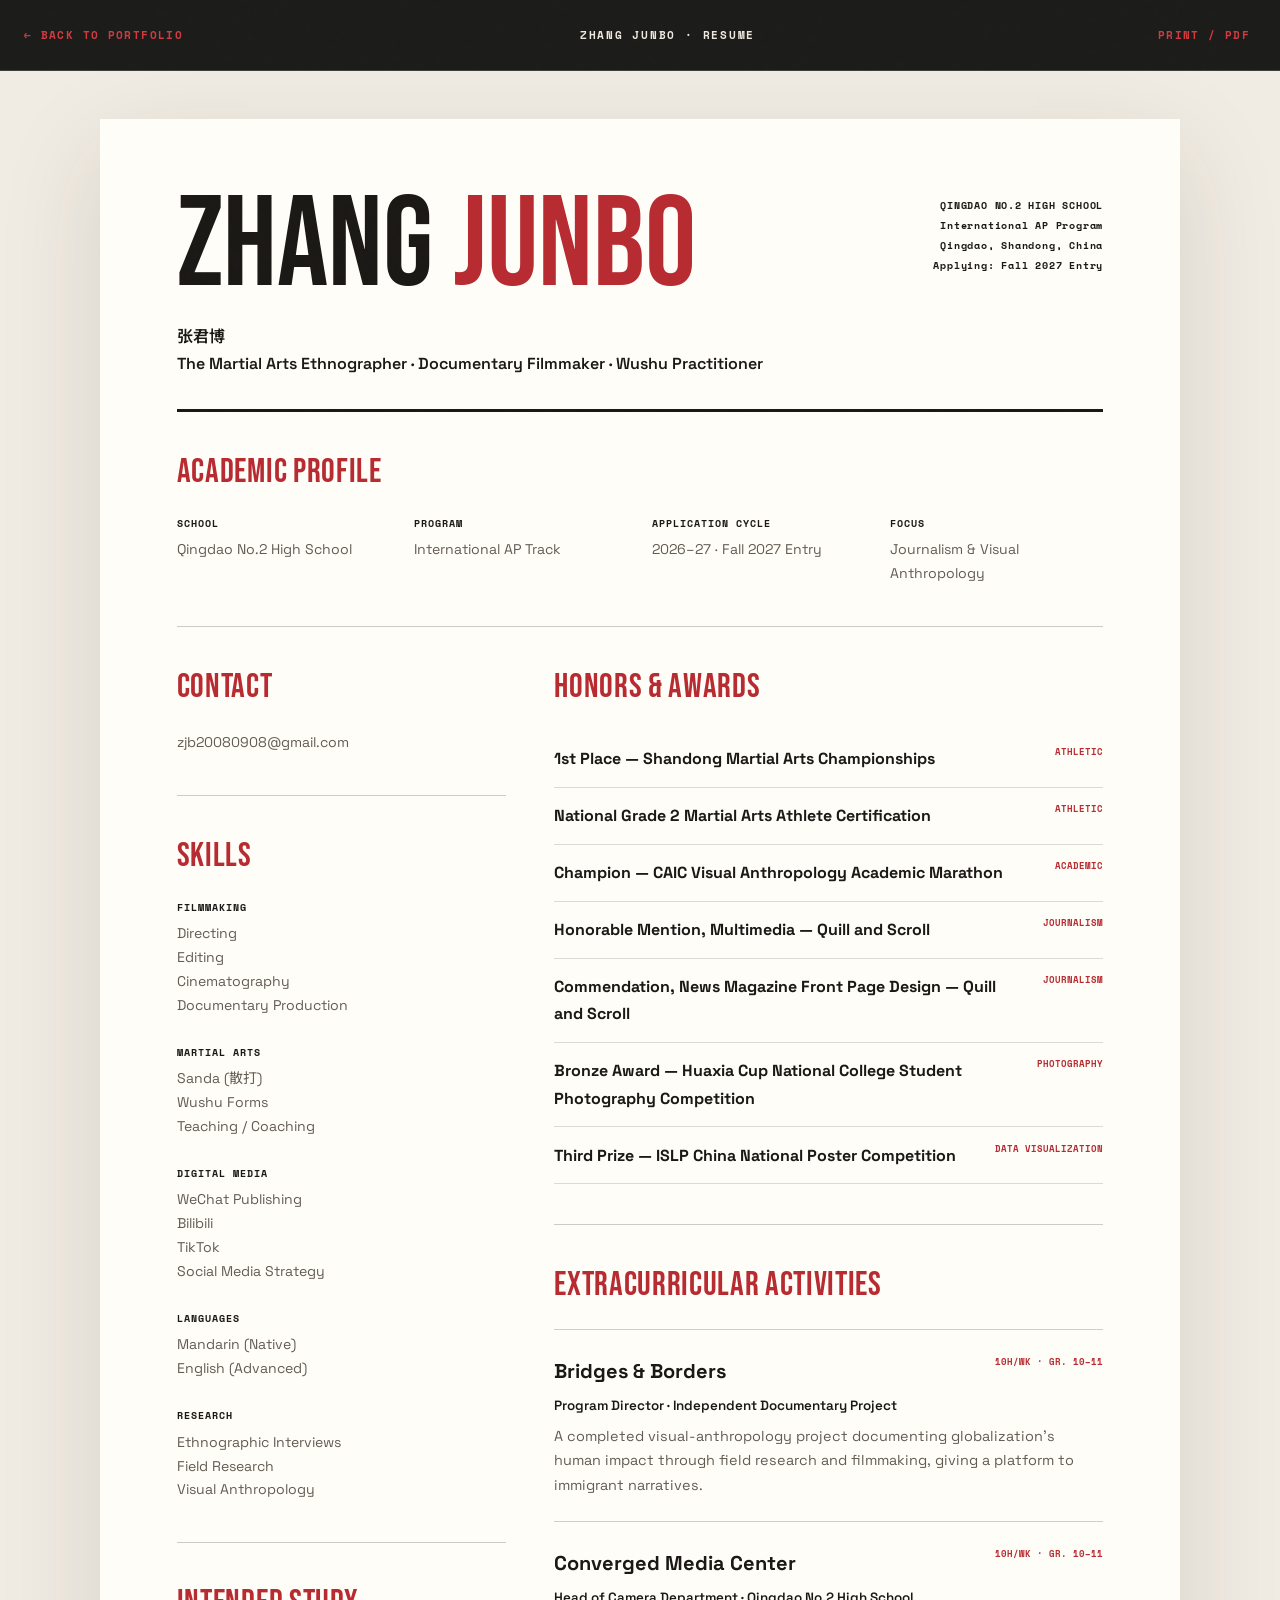
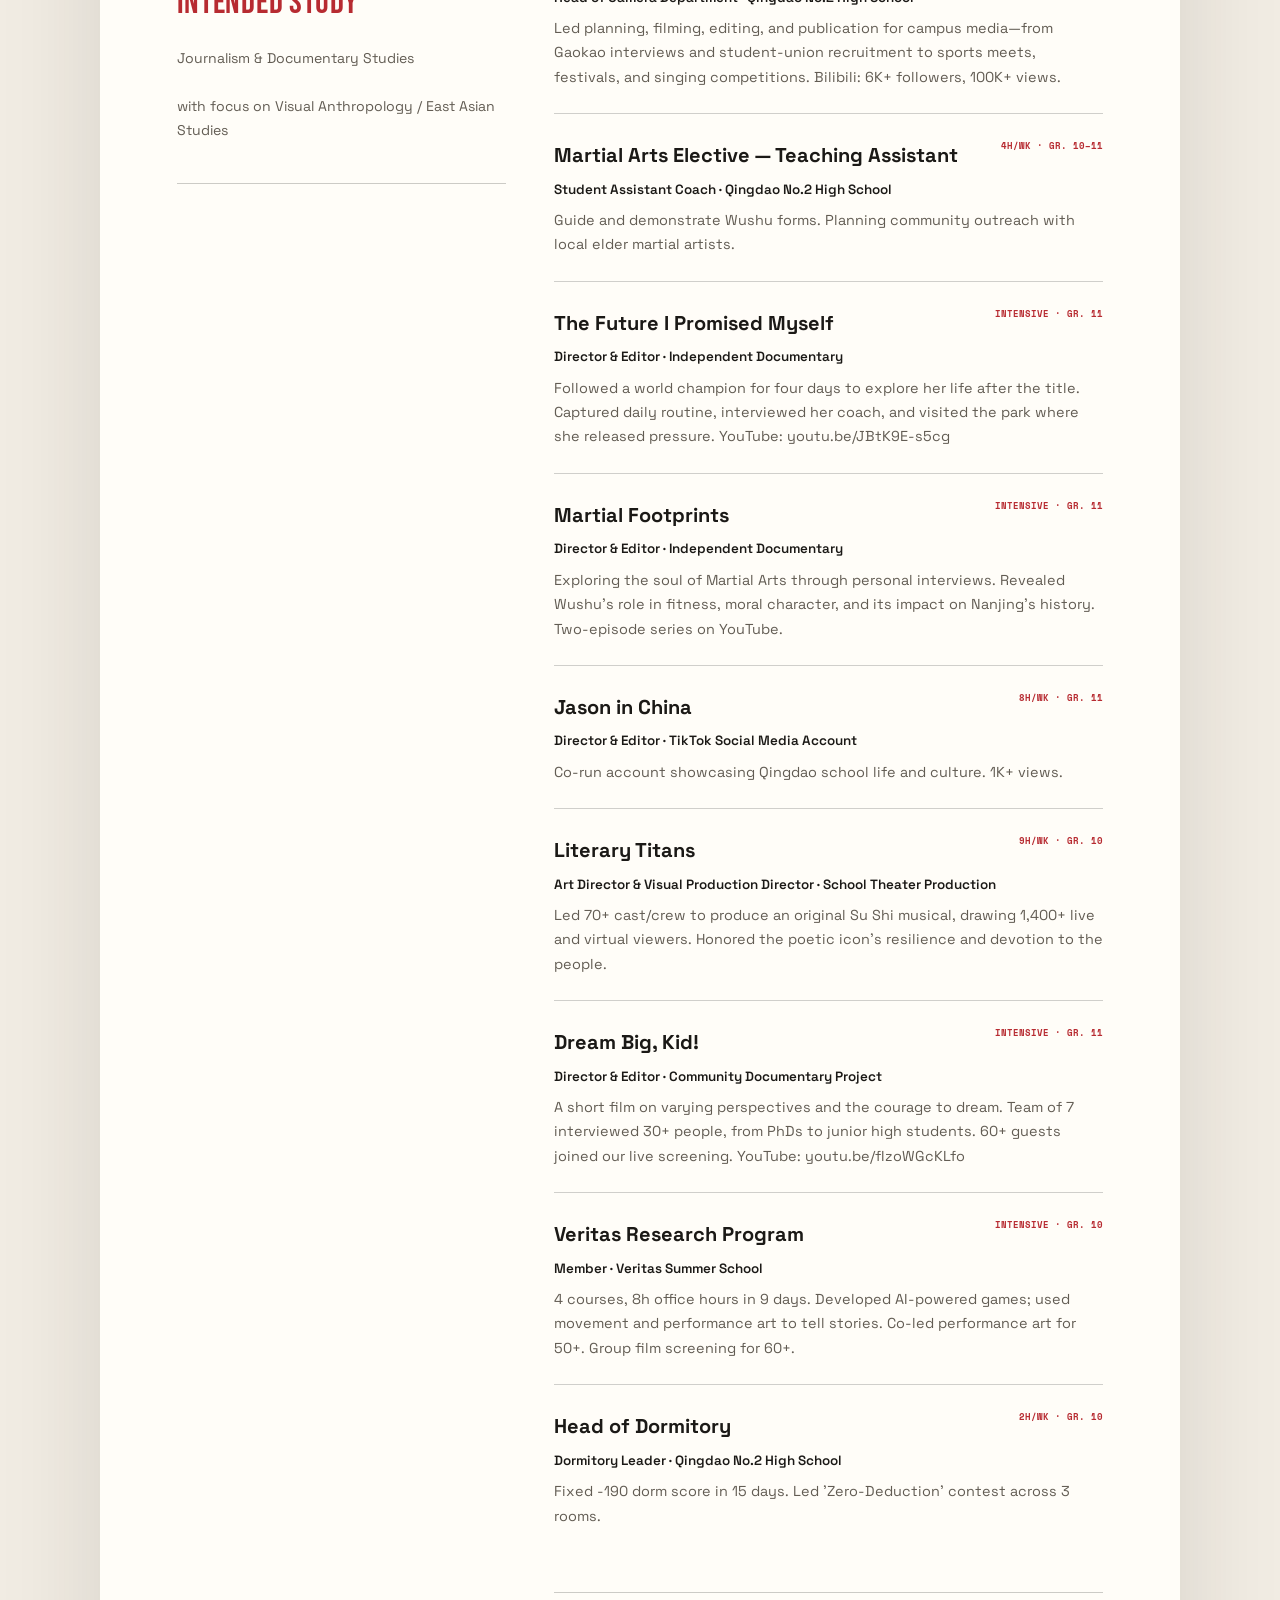
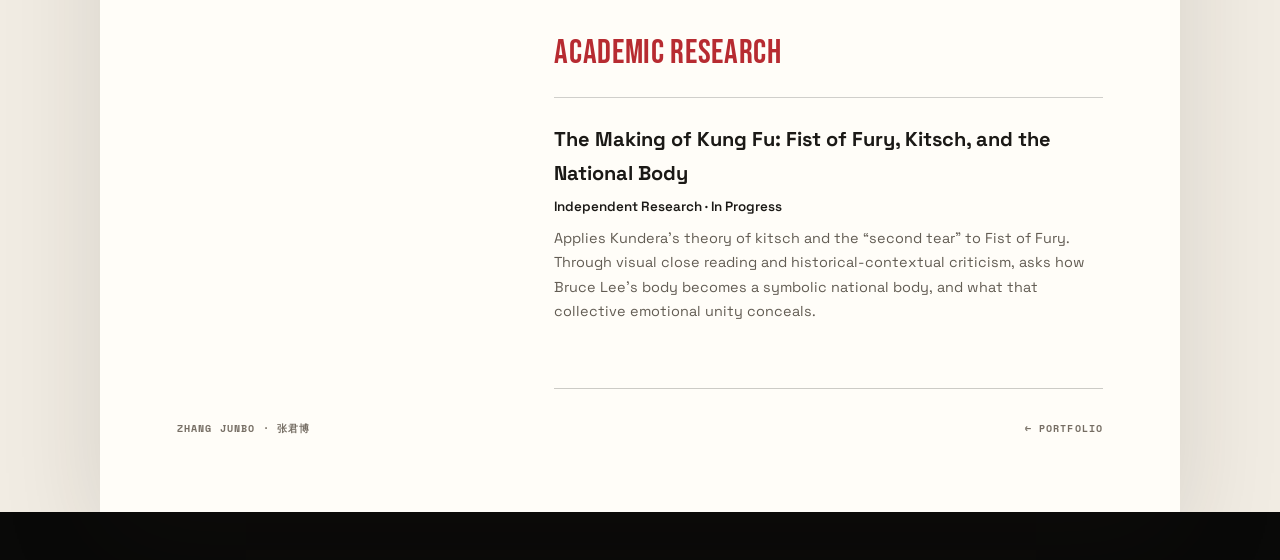
<file: resume/index.html>
<!doctype html>
<html lang="en">
<head>
  <meta charset="utf-8"><meta name="viewport" content="width=device-width,initial-scale=1">
  <title>Zhang Junbo · Resume</title>
  <meta name="description" content="Resume of Zhang Junbo — martial arts ethnographer, documentary filmmaker, and Wushu practitioner.">
  <link rel="icon" href="/assets/favicon.svg" type="image/svg+xml"><link rel="stylesheet" href="/assets/styles.css?v=3">
</head>
<body class="resume">
  <a class="skip" href="#resume">Skip to resume</a>
  <nav class="subnav"><div class="subnav-inner shell"><a class="back" href="/">← BACK TO PORTFOLIO</a><span class="label">ZHANG JUNBO · RESUME</span><button class="back" onclick="window.print()" style="border:0;background:transparent">PRINT / PDF</button></div></nav>
  <main class="resume-page" id="resume">
    <header class="resume-head">
      <div><h1>ZHANG <span>JUNBO</span></h1><div class="resume-title">张君博<br>The Martial Arts Ethnographer · Documentary Filmmaker · Wushu Practitioner</div></div>
      <div class="resume-meta">QINGDAO NO.2 HIGH SCHOOL<br>International AP Program<br>Qingdao, Shandong, China<br>Applying: Fall 2027 Entry</div>
    </header>

    <section class="resume-section"><h2>ACADEMIC PROFILE</h2><div class="resume-grid">
      <div class="resume-block"><h3>SCHOOL</h3><p>Qingdao No.2 High School</p></div>
      <div class="resume-block"><h3>PROGRAM</h3><p>International AP Track</p></div>
      <div class="resume-block"><h3>APPLICATION CYCLE</h3><p>2026–27 · Fall 2027 Entry</p></div>
      <div class="resume-block"><h3>FOCUS</h3><p>Journalism & Visual Anthropology</p></div>
    </div></section>

    <div class="resume-columns">
      <aside>
        <section class="resume-section"><h2>CONTACT</h2><div class="resume-block"><p><a href="mailto:zjb20080908@gmail.com">zjb20080908@gmail.com</a></p></div></section>
        <section class="resume-section"><h2>SKILLS</h2>
          <div class="resume-block"><h3>FILMMAKING</h3><ul><li>Directing</li><li>Editing</li><li>Cinematography</li><li>Documentary Production</li></ul></div><br>
          <div class="resume-block"><h3>MARTIAL ARTS</h3><ul><li>Sanda (散打)</li><li>Wushu Forms</li><li>Teaching / Coaching</li></ul></div><br>
          <div class="resume-block"><h3>DIGITAL MEDIA</h3><ul><li>WeChat Publishing</li><li>Bilibili</li><li>TikTok</li><li>Social Media Strategy</li></ul></div><br>
          <div class="resume-block"><h3>LANGUAGES</h3><ul><li>Mandarin (Native)</li><li>English (Advanced)</li></ul></div><br>
          <div class="resume-block"><h3>RESEARCH</h3><ul><li>Ethnographic Interviews</li><li>Field Research</li><li>Visual Anthropology</li></ul></div>
        </section>
        <section class="resume-section"><h2>INTENDED STUDY</h2><div class="resume-block"><p>Journalism & Documentary Studies<br><br>with focus on Visual Anthropology / East Asian Studies</p></div></section>
      </aside>

      <div>
        <section class="resume-section"><h2>HONORS & AWARDS</h2><div class="honor-list">
          <div class="honor"><strong>1st Place — Shandong Martial Arts Championships</strong><span>Athletic</span></div>
          <div class="honor"><strong>National Grade 2 Martial Arts Athlete Certification</strong><span>Athletic</span></div>
          <div class="honor"><strong>Champion — CAIC Visual Anthropology Academic Marathon</strong><span>Academic</span></div>
          <div class="honor"><strong>Honorable Mention, Multimedia — Quill and Scroll</strong><span>Journalism</span></div>
          <div class="honor"><strong>Commendation, News Magazine Front Page Design — Quill and Scroll</strong><span>Journalism</span></div>
          <div class="honor"><strong>Bronze Award — Huaxia Cup National College Student Photography Competition</strong><span>Photography</span></div>
          <div class="honor"><strong>Third Prize — ISLP China National Poster Competition</strong><span>Data Visualization</span></div>
        </div></section>

        <section class="resume-section"><h2>EXTRACURRICULAR ACTIVITIES</h2>
          <article class="experience"><div class="experience-head"><h3>Bridges & Borders</h3><span class="hours">10H/WK · GR. 10–11</span></div><p class="role">Program Director · Independent Documentary Project</p><p class="desc">A completed visual-anthropology project documenting globalization’s human impact through field research and filmmaking, giving a platform to immigrant narratives.</p></article>
          <article class="experience"><div class="experience-head"><h3>Converged Media Center</h3><span class="hours">10H/WK · GR. 10–11</span></div><p class="role">Head of Camera Department · Qingdao No.2 High School</p><p class="desc">Led planning, filming, editing, and publication for campus media—from Gaokao interviews and student-union recruitment to sports meets, festivals, and singing competitions. Bilibili: 6K+ followers, 100K+ views.</p></article>
          <article class="experience"><div class="experience-head"><h3>Martial Arts Elective — Teaching Assistant</h3><span class="hours">4H/WK · GR. 10–11</span></div><p class="role">Student Assistant Coach · Qingdao No.2 High School</p><p class="desc">Guide and demonstrate Wushu forms. Planning community outreach with local elder martial artists.</p></article>
          <article class="experience"><div class="experience-head"><h3>The Future I Promised Myself</h3><span class="hours">INTENSIVE · GR. 11</span></div><p class="role">Director & Editor · Independent Documentary</p><p class="desc">Followed a world champion for four days to explore her life after the title. Captured daily routine, interviewed her coach, and visited the park where she released pressure. YouTube: youtu.be/JBtK9E-s5cg</p></article>
          <article class="experience"><div class="experience-head"><h3>Martial Footprints</h3><span class="hours">INTENSIVE · GR. 11</span></div><p class="role">Director & Editor · Independent Documentary</p><p class="desc">Exploring the soul of Martial Arts through personal interviews. Revealed Wushu's role in fitness, moral character, and its impact on Nanjing's history. Two-episode series on YouTube.</p></article>
          <article class="experience"><div class="experience-head"><h3>Jason in China</h3><span class="hours">8H/WK · GR. 11</span></div><p class="role">Director & Editor · TikTok Social Media Account</p><p class="desc">Co-run account showcasing Qingdao school life and culture. 1K+ views.</p></article>
          <article class="experience"><div class="experience-head"><h3>Literary Titans</h3><span class="hours">9H/WK · GR. 10</span></div><p class="role">Art Director & Visual Production Director · School Theater Production</p><p class="desc">Led 70+ cast/crew to produce an original Su Shi musical, drawing 1,400+ live and virtual viewers. Honored the poetic icon's resilience and devotion to the people.</p></article>
          <article class="experience"><div class="experience-head"><h3>Dream Big, Kid!</h3><span class="hours">INTENSIVE · GR. 11</span></div><p class="role">Director & Editor · Community Documentary Project</p><p class="desc">A short film on varying perspectives and the courage to dream. Team of 7 interviewed 30+ people, from PhDs to junior high students. 60+ guests joined our live screening. YouTube: youtu.be/fIzoWGcKLfo</p></article>
          <article class="experience"><div class="experience-head"><h3>Veritas Research Program</h3><span class="hours">INTENSIVE · GR. 10</span></div><p class="role">Member · Veritas Summer School</p><p class="desc">4 courses, 8h office hours in 9 days. Developed AI-powered games; used movement and performance art to tell stories. Co-led performance art for 50+. Group film screening for 60+.</p></article>
          <article class="experience"><div class="experience-head"><h3>Head of Dormitory</h3><span class="hours">2H/WK · GR. 10</span></div><p class="role">Dormitory Leader · Qingdao No.2 High School</p><p class="desc">Fixed -190 dorm score in 15 days. Led 'Zero-Deduction' contest across 3 rooms.</p></article>
        </section>

        <section class="resume-section"><h2>ACADEMIC RESEARCH</h2><article class="experience"><h3>The Making of Kung Fu: Fist of Fury, Kitsch, and the National Body</h3><p class="role">Independent Research · In Progress</p><p class="desc">Applies Kundera’s theory of kitsch and the “second tear” to Fist of Fury. Through visual close reading and historical-contextual criticism, asks how Bruce Lee’s body becomes a symbolic national body, and what that collective emotional unity conceals.</p></article></section>
      </div>
    </div>
    <footer class="footer-inner" style="padding-top:2rem;color:#756d63"><span>ZHANG JUNBO · 张君博</span><a href="/">← PORTFOLIO</a></footer>
  </main>
</body>
</html>
</file>
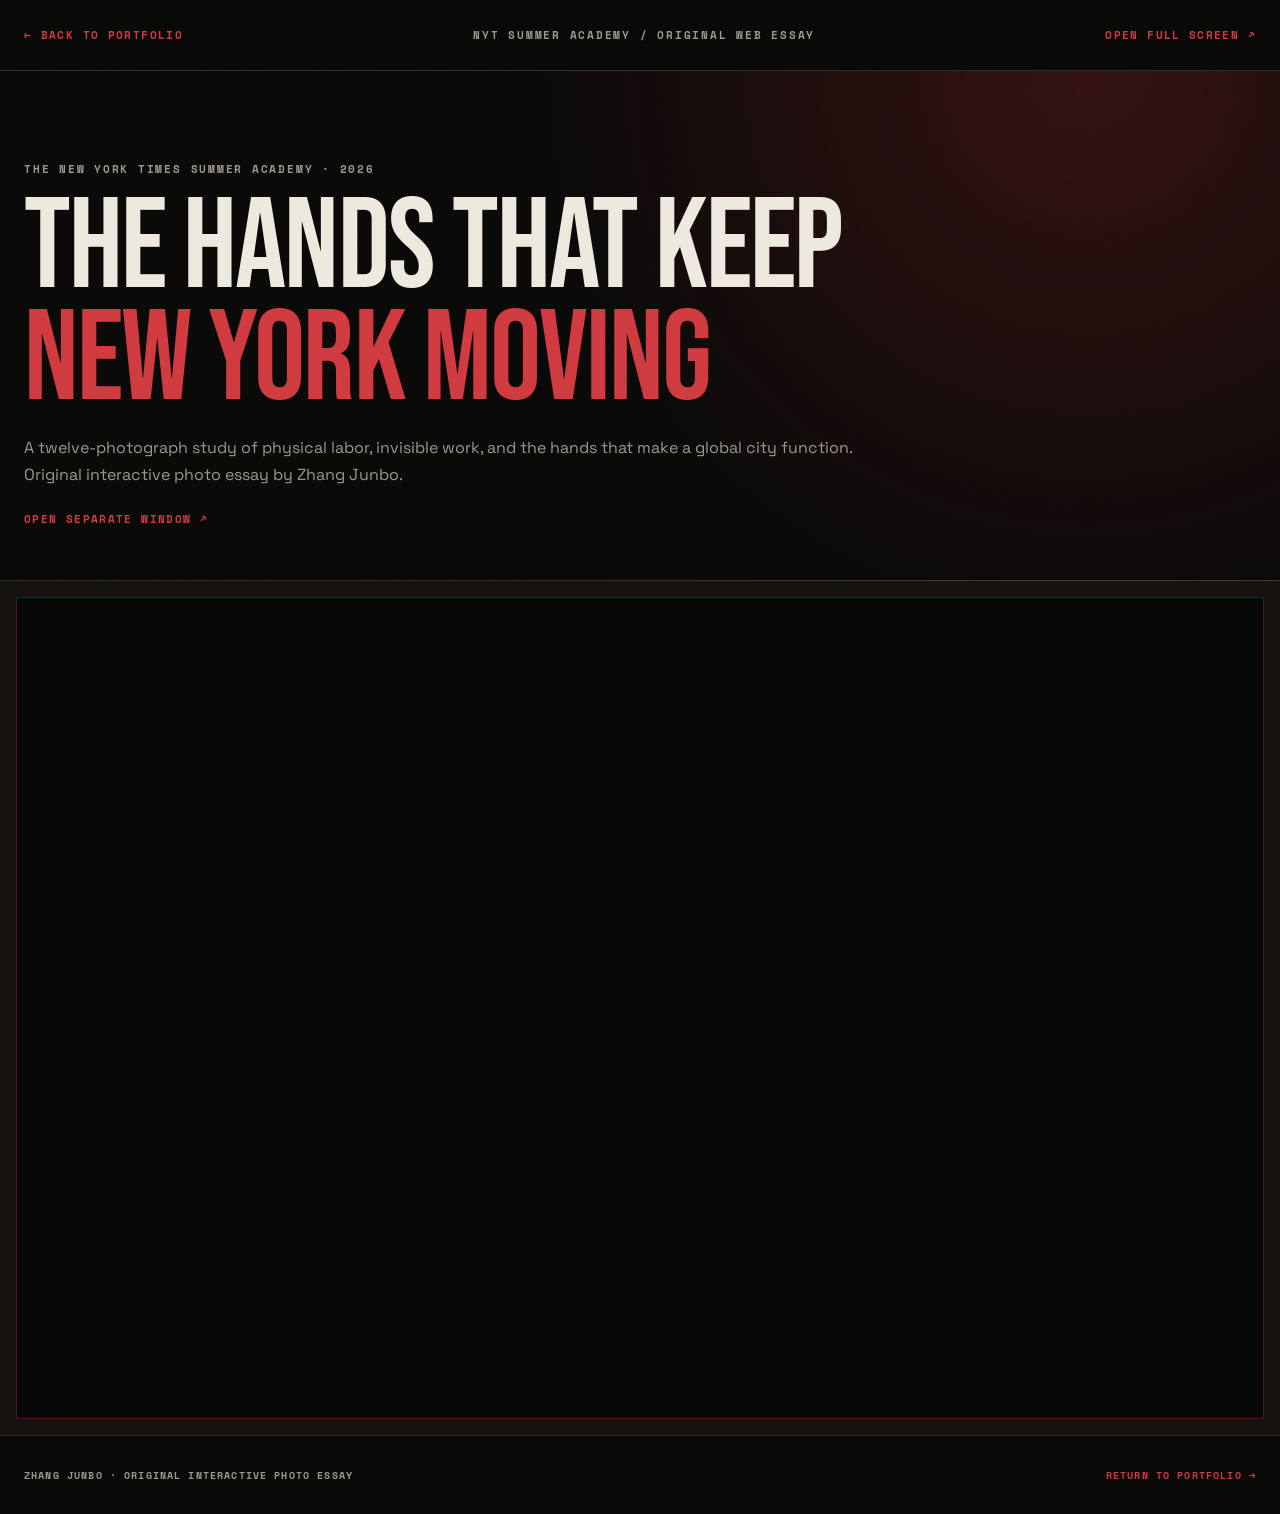
<file: the-hands-that-keep-new-york-moving/index.html>
<!doctype html>
<html lang="en"><head><meta charset="utf-8"><meta name="viewport" content="width=device-width,initial-scale=1"><title>The Hands That Keep New York Moving — Zhang Junbo</title><meta name="description" content="An original twelve-photograph interactive essay on physical labor and invisible work in New York City by Zhang Junbo."><link rel="icon" href="/assets/favicon.svg" type="image/svg+xml"><link rel="stylesheet" href="/assets/styles.css?v=3"></head>
<body class="subpage"><a class="skip" href="#essay">Skip to photo essay</a>
  <nav class="subnav"><div class="subnav-inner shell"><a class="back" href="/">← BACK TO PORTFOLIO</a><span class="label muted">NYT SUMMER ACADEMY / ORIGINAL WEB ESSAY</span><a class="back" target="_blank" rel="noopener noreferrer" href="https://junbokungfu.one/manus-storage/Junbo_Zhang_The_hands_that_keep_New_York_moving_final_44382c3a.html">OPEN FULL SCREEN ↗</a></div></nav>
  <header class="subhero"><div class="shell"><p class="eyebrow">THE NEW YORK TIMES SUMMER ACADEMY · 2026</p><h1 class="display">THE HANDS THAT KEEP <span class="red">NEW YORK MOVING</span></h1><p>A twelve-photograph study of physical labor, invisible work, and the hands that make a global city function. Original interactive photo essay by Zhang Junbo.</p><a class="back" target="_blank" rel="noopener noreferrer" href="https://junbokungfu.one/manus-storage/Junbo_Zhang_The_hands_that_keep_New_York_moving_final_44382c3a.html">OPEN SEPARATE WINDOW ↗</a></div></header>
  <main class="embed-wrap" id="essay"><div class="embed-frame"><iframe src="https://junbokungfu.one/manus-storage/Junbo_Zhang_The_hands_that_keep_New_York_moving_final_44382c3a.html" title="The Hands That Keep New York Moving — Original interactive photo essay" sandbox="allow-same-origin allow-scripts" referrerpolicy="no-referrer"></iframe></div></main>
  <footer class="footer"><div class="footer-inner shell"><span>ZHANG JUNBO · ORIGINAL INTERACTIVE PHOTO ESSAY</span><a href="/">RETURN TO PORTFOLIO →</a></div></footer>
</body></html>
</file>
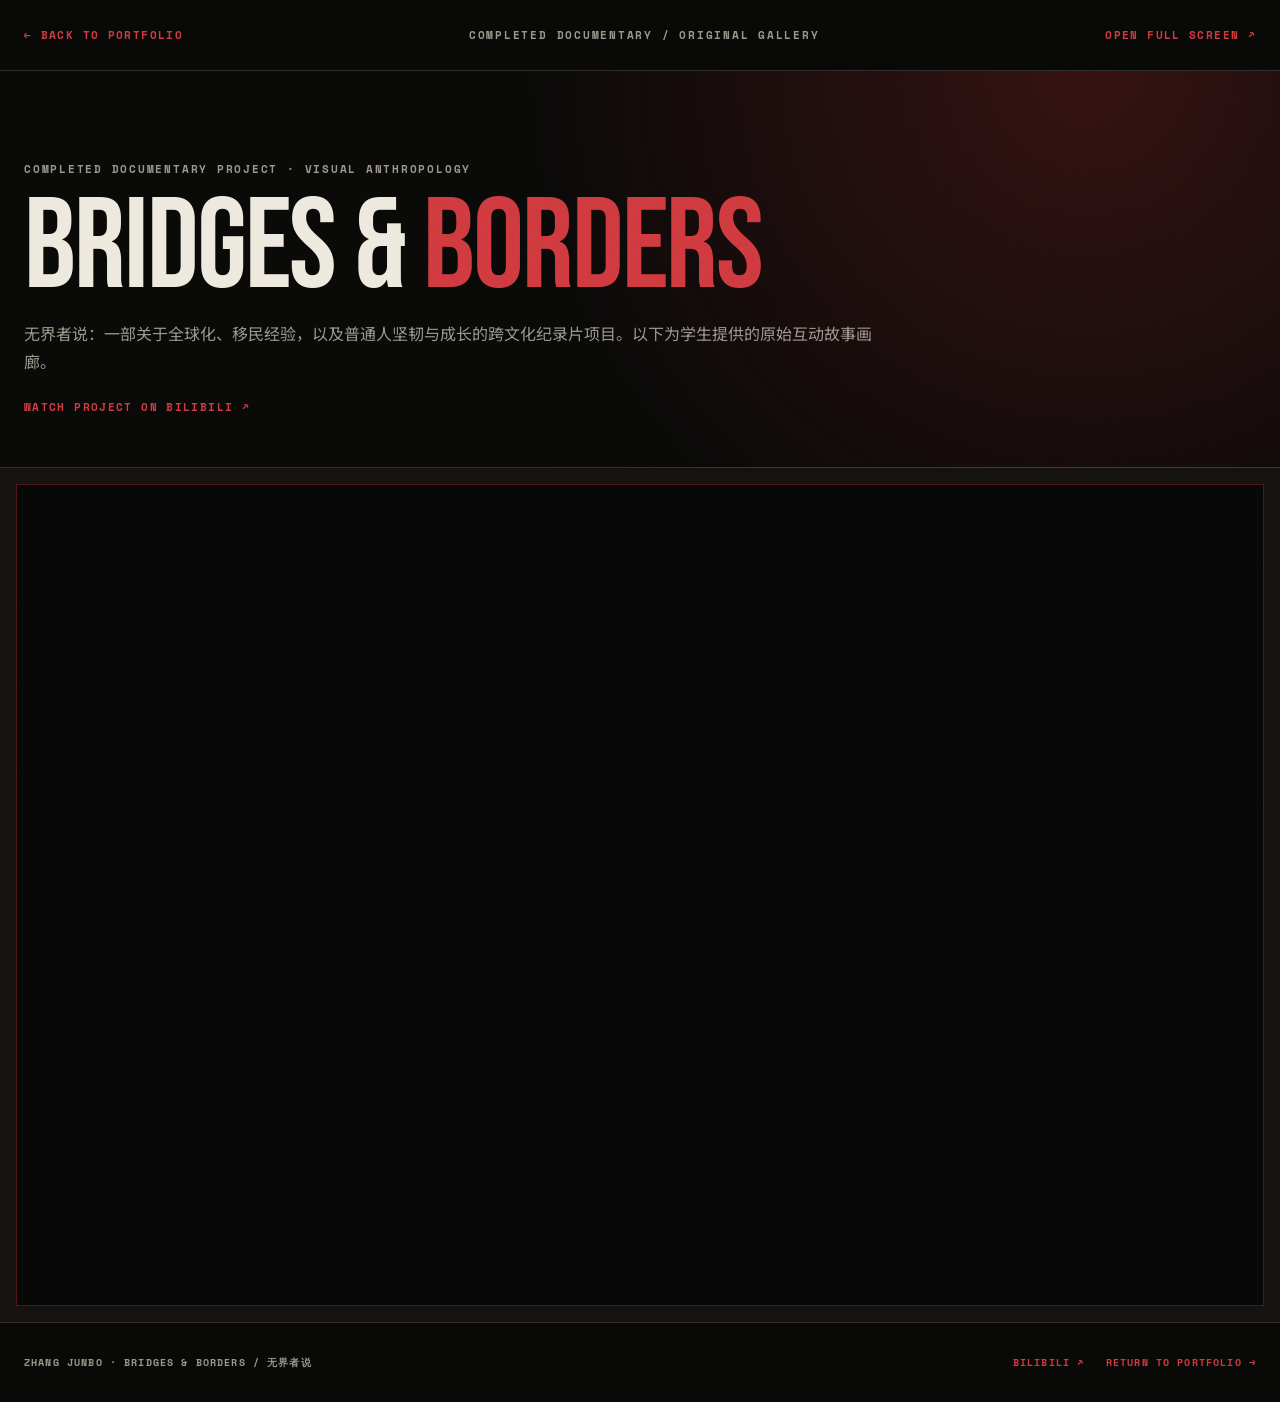
<file: wujiezheshuo/index.html>
<!doctype html>
<html lang="en"><head><meta charset="utf-8"><meta name="viewport" content="width=device-width,initial-scale=1"><title>Bridges & Borders / 无界者说 — Zhang Junbo</title><meta name="description" content="Bridges & Borders / 无界者说 — a completed cross-cultural documentary project by Zhang Junbo."><link rel="icon" href="/assets/favicon.svg" type="image/svg+xml"><link rel="stylesheet" href="/assets/styles.css?v=3"></head>
<body class="subpage"><a class="skip" href="#gallery">Skip to gallery</a>
  <nav class="subnav"><div class="subnav-inner shell"><a class="back" href="/">← BACK TO PORTFOLIO</a><span class="label muted">COMPLETED DOCUMENTARY / ORIGINAL GALLERY</span><a class="back" target="_blank" rel="noopener noreferrer" href="https://junbokungfu.one/manus-storage/wujiezheshuo-gallery-complete_62e5ad28.html">OPEN FULL SCREEN ↗</a></div></nav>
  <header class="subhero"><div class="shell"><p class="eyebrow">COMPLETED DOCUMENTARY PROJECT · VISUAL ANTHROPOLOGY</p><h1 class="display">BRIDGES & <span class="red">BORDERS</span></h1><p>无界者说：一部关于全球化、移民经验，以及普通人坚韧与成长的跨文化纪录片项目。以下为学生提供的原始互动故事画廊。</p><a class="back" target="_blank" rel="noopener noreferrer" href="https://t.bilibili.com/1099806958327693313?share_source=pc_native">WATCH PROJECT ON BILIBILI ↗</a></div></header>
  <main class="embed-wrap" id="gallery"><div class="embed-frame"><iframe src="https://junbokungfu.one/manus-storage/wujiezheshuo-gallery-complete_62e5ad28.html" title="无界者说 Bridges and Borders — Original interactive gallery" sandbox="allow-same-origin allow-scripts" referrerpolicy="no-referrer"></iframe></div></main>
  <footer class="footer"><div class="footer-inner shell"><span>ZHANG JUNBO · BRIDGES & BORDERS / 无界者说</span><span><a target="_blank" rel="noopener noreferrer" href="https://t.bilibili.com/1099806958327693313?share_source=pc_native">BILIBILI ↗</a>&nbsp;&nbsp;&nbsp;<a href="/">RETURN TO PORTFOLIO →</a></span></div></footer>
</body></html>
</file>
<file: assets/styles.css>
@import url('https://fonts.googleapis.com/css2?family=Bebas+Neue&family=Noto+Sans+SC:wght@300;400;500;700&family=Noto+Serif+SC:wght@500;700&family=Space+Grotesk:wght@300;400;500;600;700&family=Space+Mono:wght@400;700&display=swap');

:root {
  --ink: #090908;
  --ink-soft: #11110f;
  --paper: #eee9df;
  --paper-2: #ddd5c7;
  --ash: #9d988e;
  --line: rgba(238, 233, 223, .16);
  --red: #b72b31;
  --red-bright: #d03b40;
  --max: 1380px;
  --display: 'Bebas Neue', Impact, sans-serif;
  --sans: 'Space Grotesk', 'Noto Sans SC', sans-serif;
  --mono: 'Space Mono', monospace;
  --serif-cn: 'Noto Serif SC', serif;
}

* { box-sizing: border-box; }
html { scroll-behavior: smooth; background: var(--ink); }
body { margin: 0; color: var(--paper); background: var(--ink); font: 400 1rem/1.7 var(--sans); overflow-x: hidden; }
body::before { content: ''; position: fixed; inset: 0; pointer-events: none; z-index: 90; opacity: .24; background-image: url("data:image/svg+xml,%3Csvg viewBox='0 0 160 160' xmlns='http://www.w3.org/2000/svg'%3E%3Cfilter id='n'%3E%3CfeTurbulence type='fractalNoise' baseFrequency='.86' numOctaves='3' stitchTiles='stitch'/%3E%3C/filter%3E%3Crect width='100%25' height='100%25' filter='url(%23n)' opacity='.13'/%3E%3C/svg%3E"); mix-blend-mode: soft-light; }
img, iframe { display: block; max-width: 100%; }
a { color: inherit; text-decoration: none; }
button { font: inherit; }
a, button { -webkit-tap-highlight-color: transparent; }
:focus-visible { outline: 2px solid var(--red-bright); outline-offset: 4px; }
::selection { color: white; background: var(--red); }

.skip { position: fixed; top: -6rem; left: 1rem; z-index: 200; padding: .75rem 1rem; background: var(--paper); color: var(--ink); }
.skip:focus { top: 1rem; }
.shell { width: min(calc(100% - 3rem), var(--max)); margin-inline: auto; }
.eyebrow, .label { font: 700 .69rem/1.3 var(--mono); letter-spacing: .16em; text-transform: uppercase; }
.eyebrow { color: var(--red-bright); }
.display { margin: 0; font-family: var(--display); font-weight: 400; letter-spacing: -.015em; line-height: .88; text-transform: uppercase; text-wrap: balance; }
.red { color: var(--red-bright); }
.muted { color: var(--ash); }
.rule { width: 3.25rem; height: 3px; background: var(--red); }

.topbar { position: fixed; inset: 0 0 auto; z-index: 80; transition: background .25s, border-color .25s; border-bottom: 1px solid transparent; }
.topbar.scrolled { background: rgba(9,9,8,.91); backdrop-filter: blur(16px); border-color: var(--line); }
.nav { min-height: 5rem; display: flex; align-items: center; justify-content: space-between; gap: 2rem; }
.brand { display: inline-flex; align-items: center; gap: .7rem; }
.brand-mark { width: 2rem; height: 2rem; display: grid; place-items: center; border: 1px solid var(--red); color: var(--red-bright); font: 700 .68rem var(--mono); }
.brand-copy { font: 700 .65rem/1.1 var(--mono); letter-spacing: .08em; text-transform: uppercase; }
.nav-links { display: flex; align-items: center; gap: clamp(1rem, 2vw, 2rem); }
.nav-links a { position: relative; color: #c5bfb5; font: 700 .64rem var(--mono); letter-spacing: .16em; text-transform: uppercase; transition: color .2s; }
.nav-links a::after { content: ''; position: absolute; left: 0; right: 100%; bottom: -.55rem; height: 1px; background: var(--red); transition: right .25s; }
.nav-links a:hover { color: white; }
.nav-links a:hover::after { right: 0; }
.nav-links .outline { padding: .65rem 1rem; border: 1px solid rgba(183,43,49,.75); color: var(--red-bright); }
.nav-links .outline::after { display: none; }
.menu-toggle { display: none; border: 1px solid var(--line); background: transparent; color: var(--paper); padding: .65rem .8rem; font: 700 .64rem var(--mono); letter-spacing: .12em; }

.hero { position: relative; min-height: 100dvh; display: flex; align-items: flex-end; isolation: isolate; background: center top / cover no-repeat url('https://d2xsxph8kpxj0f.cloudfront.net/310519663329466513/QHXEjTytsbsnbLNLm4Wiw2/hero_main-Qn3ypWn7Gu7srSqazvZp75.webp'); }
.hero::before { content: ''; position: absolute; inset: 0; z-index: -1; background: linear-gradient(90deg, rgba(9,9,8,.96) 0%, rgba(9,9,8,.66) 43%, rgba(9,9,8,.12) 75%), linear-gradient(0deg, var(--ink) 0%, transparent 55%); }
.hero-content { padding: clamp(9rem, 17vh, 13rem) 0 clamp(5rem, 10vh, 8rem); }
.hero h1 { font-size: clamp(5.7rem, 12vw, 11.5rem); max-width: 7ch; }
.hero-subtitle { display: flex; align-items: center; gap: 1rem; margin-top: 1.65rem; font-size: clamp(1.05rem, 2vw, 1.38rem); }
.hero-copy { max-width: 42rem; margin: 1.25rem 0 0; color: #b8b2a8; font-family: var(--serif-cn); }
.hero-copy span { display: block; margin-top: .3rem; font: 400 .95rem/1.7 var(--sans); }
.actions { display: flex; flex-wrap: wrap; gap: .85rem; margin-top: 2rem; }
.button { display: inline-flex; align-items: center; justify-content: center; min-height: 3.1rem; padding: .8rem 1.25rem; border: 1px solid var(--line); font-weight: 600; transition: transform .2s, background .2s, border-color .2s; }
.button.primary { background: var(--red); border-color: var(--red); color: #fff; }
.button:hover { transform: translateY(-2px); border-color: var(--paper); }
.button:active { transform: translateY(0) scale(.98); }
.scroll-note { position: absolute; right: 2rem; bottom: 2.25rem; color: var(--ash); writing-mode: vertical-rl; }

.stats { border-block: 1px solid var(--line); background: #0d0d0c; }
.stats-grid { display: grid; grid-template-columns: repeat(4,1fr); }
.stat { padding: 2.6rem 1.5rem; text-align: center; border-right: 1px solid var(--line); }
.stat:first-child { border-left: 1px solid var(--line); }
.stat strong { display: block; color: var(--red-bright); font: 400 clamp(3rem,5vw,5rem)/.9 var(--display); }
.stat span { display: block; margin-top: .65rem; color: #bcb6ac; font: 700 .62rem var(--mono); letter-spacing: .12em; text-transform: uppercase; }

.chapter { position: relative; padding: clamp(6rem, 10vw, 10rem) 0; border-bottom: 1px solid var(--line); }
.chapter-head { display: flex; align-items: end; justify-content: space-between; gap: 2rem; margin-bottom: clamp(3rem, 6vw, 5.5rem); }
.chapter-head h2 { font-size: clamp(3.4rem, 7vw, 7rem); }
.chapter-intro { max-width: 22rem; margin: 0 0 .6rem; color: var(--ash); text-align: right; }

.about { background: #0d0c0b; }
.about-grid { display: grid; grid-template-columns: minmax(0, 1.05fr) minmax(20rem, .95fr); gap: clamp(3rem, 7vw, 7rem); align-items: center; }
.portrait-frame { position: relative; }
.portrait-frame::before { content: ''; position: absolute; inset: -1rem 1rem 1rem -1rem; border: 1px solid rgba(183,43,49,.5); }
.portrait-frame img { position: relative; width: 100%; aspect-ratio: 16/10; object-fit: cover; filter: grayscale(1) contrast(1.05); transition: filter .5s; }
.portrait-frame:hover img { filter: grayscale(.15); }
.photo-caption { position: absolute; left: 0; right: 0; bottom: 0; padding: 3rem 1.5rem 1rem; background: linear-gradient(transparent, rgba(0,0,0,.85)); }
.about-copy p { color: #aca79d; }
.facts { display: grid; grid-template-columns: 1fr 1fr; gap: 1.3rem; margin-top: 2.5rem; padding-top: 2rem; border-top: 1px solid var(--line); }
.fact span { display: block; margin-bottom: .3rem; color: var(--red-bright); font: 700 .62rem var(--mono); letter-spacing: .12em; }
.fact strong { font-size: .9rem; font-weight: 500; }

.films { background: var(--paper); color: #181714; --line: rgba(24,23,20,.17); --ash: #68625a; }
.featured-film { position: relative; min-height: 31rem; display: flex; align-items: flex-end; overflow: hidden; background: #21150f; }
.featured-film img { position: absolute; inset: 0; width: 100%; height: 100%; object-fit: cover; filter: brightness(.55) saturate(.75); transition: transform .8s, filter .5s; }
.featured-film:hover img { transform: scale(1.02); filter: brightness(.64) saturate(.9); }
.featured-copy { position: relative; z-index: 1; width: 100%; padding: clamp(1.5rem,5vw,4rem); color: #fff; background: linear-gradient(transparent,rgba(20,10,5,.92)); }
.featured-copy h3 { margin: .5rem 0; font-size: clamp(2rem,5vw,4.8rem); line-height: 1; }
.featured-copy p { max-width: 42rem; color: rgba(255,255,255,.74); }
.featured-copy .button { color: white; border-color: rgba(255,255,255,.5); }
.film-grid { display: grid; grid-template-columns: repeat(2,minmax(0,1fr)); gap: 1px; min-width: 0; margin-top: 1px; background: rgba(24,23,20,.2); border: 1px solid rgba(24,23,20,.2); }
.film-card { display: grid; grid-template-columns: minmax(0,1.05fr) minmax(0,.95fr); min-width: 0; max-width: 100%; min-height: 22rem; background: #f4f0e8; }
.film-card:nth-child(4n+2), .film-card:nth-child(4n+3) { background: #e5ded2; }
.film-media { position: relative; width: 100%; min-width: 0; max-width: 100%; min-height: 15rem; overflow: hidden; background: #161411; }
.film-media iframe { width: 100%; max-width: 100%; min-width: 0; height: 100%; border: 0; }
.film-body { display: flex; flex-direction: column; min-width: 0; padding: 2rem; }
.film-meta { display: flex; flex-wrap: wrap; justify-content: space-between; gap: .5rem; color: var(--red); font: 700 .6rem var(--mono); letter-spacing: .08em; }
.film-body h3 { margin: 1.25rem 0 .5rem; font: 500 1.55rem/1.05 var(--sans); }
.film-role { margin: 0; font: 700 .65rem var(--mono); letter-spacing: .08em; text-transform: uppercase; }
.film-desc { margin: 1rem 0; color: #625d55; font-size: .86rem; line-height: 1.6; }
.tags { display: flex; flex-wrap: wrap; gap: .35rem; margin-top: auto; }
.tag { padding: .25rem .45rem; border: 1px solid rgba(24,23,20,.2); font: 700 .56rem var(--mono); letter-spacing: .04em; text-transform: uppercase; }
.watch { margin-top: 1.2rem; color: var(--red); font: 700 .66rem var(--mono); letter-spacing: .06em; }

.activities { background: #0b0b0a; }
.activity-list { border-top: 1px solid var(--line); }
.activity { display: grid; grid-template-columns: 5rem 1.1fr .8fr 1.2fr; gap: 2rem; align-items: start; padding: 2rem 0; border-bottom: 1px solid var(--line); transition: background .2s, padding .2s; }
.activity:hover { background: rgba(183,43,49,.06); padding-inline: 1rem; }
.activity-icon { color: var(--red-bright); font: 400 2rem var(--display); }
.activity h3 { margin: 0; font-size: 1.3rem; }
.activity-meta { color: #c5bfb5; font: 700 .66rem/1.8 var(--mono); letter-spacing: .06em; }
.activity p { margin: 0; color: var(--ash); }

.awards { background: #14130f; }
.award-grid { display: grid; grid-template-columns: repeat(12,1fr); gap: 1rem; }
.award { grid-column: span 4; min-height: 13rem; display: flex; flex-direction: column; justify-content: space-between; padding: 1.7rem; border: 1px solid var(--line); background: rgba(255,255,255,.018); transition: border-color .2s, transform .2s; }
.award:nth-child(1), .award:nth-child(6) { grid-column: span 6; }
.award:hover { transform: translateY(-3px); border-color: rgba(183,43,49,.8); }
.award h3 { margin: 1.2rem 0 .5rem; font: 400 clamp(2rem,4vw,3.5rem)/.92 var(--display); }
.award p { margin: 0; color: var(--ash); }
.award-link { margin-top: 1.2rem; color: var(--red-bright); font: 700 .62rem var(--mono); }

.research { color: #181714; background: #e7e0d4; --line: rgba(24,23,20,.18); --ash: #696259; }
.research-layout { display: grid; grid-template-columns: minmax(0,.9fr) minmax(26rem,1.1fr); gap: clamp(3rem,8vw,8rem); }
.research-lead { position: sticky; top: 8rem; align-self: start; }
.research-lead .display { font-size: clamp(4.4rem,8vw,8.5rem); }
.research-body > p { color: #4f4a43; }
.phases { margin: 2.5rem 0; border-top: 1px solid var(--line); }
.phase { display: grid; grid-template-columns: 5rem 1fr; gap: 1rem; padding: 1.4rem 0; border-bottom: 1px solid var(--line); }
.phase b { color: var(--red); font: 700 .63rem var(--mono); }
.phase h3 { margin: 0 0 .4rem; font-size: 1rem; }
.phase p { margin: 0; color: #696259; font-size: .9rem; }
.quote { margin: 2.5rem 0; padding: 2rem; border-left: 4px solid var(--red); background: #d9d0c2; font: 500 1.15rem/1.7 var(--serif-cn); }
.framework { display: grid; gap: 1px; background: var(--line); border: 1px solid var(--line); }
.framework-item { padding: 1.35rem; background: #e7e0d4; }
.framework-item strong { color: var(--red); }
.deliverables { display: grid; gap: .55rem; margin-top: 1.7rem; }
.deliverables span { padding: .8rem 1rem; background: #ded6c9; }

.projects { background: #0b0b0a; }
.project-grid { display: grid; grid-template-columns: repeat(2,1fr); gap: 1.4rem; }
.project-card { display: grid; grid-template-columns: .8fr 1.2fr; min-height: 20rem; border: 1px solid var(--line); background: #10100e; overflow: hidden; }
.project-visual { position: relative; min-height: 19rem; display: flex; flex-direction: column; justify-content: space-between; padding: 1.5rem; background: #17110e; overflow: hidden; }
.project-visual::after { content: ''; position: absolute; inset: 0; opacity: .3; background: repeating-linear-gradient(90deg,transparent 0 30px,rgba(183,43,49,.25) 30px 31px); }
.project-visual > * { position: relative; z-index: 1; }
.project-visual .big { font: 400 4.5rem/.76 var(--display); }
.project-visual.image { padding: 0; background: var(--paper); }
.project-visual.image::after { display: none; }
.project-visual img { width: 100%; height: 100%; object-fit: contain; padding: 1rem; }
.project-copy { display: flex; flex-direction: column; padding: 2rem; }
.project-copy h3 { margin: .9rem 0; font: 400 2.7rem/.92 var(--display); }
.project-copy p { margin: 0; color: var(--ash); }
.project-copy .watch { margin-top: auto; }
.project-card.wide { grid-column: 1 / -1; grid-template-columns: .35fr .65fr; }

.contact { background: var(--red); color: #fff; }
.contact .eyebrow { color: #160506; }
.contact-grid { display: grid; grid-template-columns: .85fr 1.15fr; gap: 5rem; align-items: end; }
.contact h2 { font-size: clamp(5rem,11vw,11rem); }
.contact-copy > p { max-width: 42rem; font-size: 1.1rem; }
.contact-list { margin-top: 2.4rem; border-top: 1px solid rgba(255,255,255,.35); }
.contact-row { display: grid; grid-template-columns: 8rem 1fr; padding: 1.05rem 0; border-bottom: 1px solid rgba(255,255,255,.35); }
.contact-row span:first-child { font: 700 .65rem var(--mono); letter-spacing: .12em; }

.footer { padding: 2rem 0; border-top: 1px solid var(--line); background: var(--ink); }
.footer-inner { display: flex; justify-content: space-between; gap: 2rem; align-items: center; color: var(--ash); font: 700 .6rem var(--mono); letter-spacing: .12em; text-transform: uppercase; }
.footer a { color: var(--red-bright); }

.subpage { min-height: 100dvh; background: #0a0a09; }
.subnav { position: sticky; top: 0; z-index: 50; background: rgba(10,10,9,.92); backdrop-filter: blur(14px); border-bottom: 1px solid var(--line); }
.subnav-inner { min-height: 4.4rem; display: flex; justify-content: space-between; align-items: center; gap: 1rem; }
.back { color: var(--red-bright); font: 700 .66rem var(--mono); letter-spacing: .13em; text-transform: uppercase; }
.subhero { padding: 5rem 0 3rem; border-bottom: 1px solid var(--line); background: radial-gradient(circle at 85% 0, rgba(183,43,49,.25), transparent 35rem); }
.subhero h1 { margin-top: 1rem; font-size: clamp(4rem,10vw,9rem); }
.subhero p { max-width: 54rem; color: var(--ash); }
.embed-wrap { padding: 1rem; background: #15120f; }
.embed-frame { width: min(100%, 1600px); margin: auto; border: 1px solid rgba(183,43,49,.4); background: #080808; }
.embed-frame iframe { width: 100%; height: calc(100dvh - 5rem); min-height: 720px; border: 0; }

.resume { color: #1b1916; background: #f1ece3; }
.resume .subnav { color: var(--paper); }
.resume-page { width: min(calc(100% - 3rem), 1080px); margin: 3rem auto; padding: clamp(2rem,6vw,5rem); background: #fffdf8; box-shadow: 0 2rem 6rem rgba(40,30,20,.13); }
.resume-head { display: grid; grid-template-columns: 1fr auto; gap: 2rem; padding-bottom: 2rem; border-bottom: 3px solid #1b1916; }
.resume-head h1 { margin: 0; font: 400 clamp(4.5rem,10vw,8rem)/.8 var(--display); }
.resume-head h1 span { color: var(--red); }
.resume-title { margin-top: 1.5rem; font-weight: 600; }
.resume-meta { text-align: right; font: 700 .62rem/2 var(--mono); letter-spacing: .08em; }
.resume-section { padding: 2.5rem 0; border-bottom: 1px solid rgba(24,23,20,.22); }
.resume-section h2 { margin: 0 0 1.5rem; color: var(--red); font: 400 2.1rem var(--display); letter-spacing: .02em; }
.resume-grid { display: grid; grid-template-columns: repeat(4,1fr); gap: 1.5rem; }
.resume-block h3 { margin: 0 0 .45rem; font: 700 .62rem var(--mono); letter-spacing: .1em; }
.resume-block p, .resume-block ul { margin: 0; padding: 0; list-style: none; font-size: .88rem; color: #625c53; }
.resume-columns { display: grid; grid-template-columns: .75fr 1.25fr; gap: 3rem; }
.honor-list { display: grid; gap: 0; }
.honor { display: grid; grid-template-columns: 1fr auto; gap: 1rem; padding: .9rem 0; border-bottom: 1px solid rgba(24,23,20,.15); }
.honor span { color: var(--red); font: 700 .58rem var(--mono); text-transform: uppercase; }
.experience { padding: 1.5rem 0; border-top: 1px solid rgba(24,23,20,.2); }
.experience-head { display: grid; grid-template-columns: 1fr auto; gap: 1rem; }
.experience h3 { margin: 0; font-size: 1.25rem; }
.experience .hours { font: 700 .59rem var(--mono); color: var(--red); }
.experience .role { margin: .4rem 0; font-size: .84rem; font-weight: 600; }
.experience .desc { margin: 0; color: #625c53; font-size: .9rem; }

.not-found { min-height: 100dvh; display: grid; place-items: center; padding: 2rem; text-align: center; }
.not-found h1 { font-size: clamp(7rem,25vw,18rem); }

@media (max-width: 1050px) {
  .film-grid, .project-grid { grid-template-columns: 1fr; }
  .project-card.wide { grid-column: auto; }
  .award { grid-column: span 6; }
  .research-layout { grid-template-columns: 1fr; }
  .research-lead { position: static; }
}

@media (max-width: 800px) {
  .shell { width: min(calc(100% - 2rem), var(--max)); }
  .menu-toggle { display: block; }
  .nav-links { position: fixed; inset: 5rem 0 auto; display: grid; gap: 0; padding: 1rem; background: rgba(9,9,8,.98); border-bottom: 1px solid var(--line); transform: translateY(-130%); transition: transform .3s; }
  .nav-links.open { transform: translateY(0); }
  .nav-links a { padding: 1rem; border-bottom: 1px solid var(--line); }
  .nav-links .outline { border: 0; border-bottom: 1px solid var(--line); padding: 1rem; }
  .hero::before { background: linear-gradient(0deg,var(--ink) 0%,rgba(9,9,8,.5) 55%,rgba(9,9,8,.3)); }
  .scroll-note { display: none; }
  .stats-grid { grid-template-columns: 1fr 1fr; }
  .stat:nth-child(3) { border-left: 1px solid var(--line); }
  .stat:nth-child(-n+2) { border-bottom: 1px solid var(--line); }
  .about-grid, .contact-grid, .resume-columns { grid-template-columns: 1fr; }
  .chapter-head { display: block; }
  .chapter-intro { text-align: left; margin-top: 1rem; }
  .activity { grid-template-columns: 3rem 1fr; gap: 1rem; }
  .activity-meta, .activity p { grid-column: 2; }
  .award-grid { grid-template-columns: 1fr; }
  .award, .award:nth-child(1), .award:nth-child(6) { grid-column: auto; }
  .project-card, .project-card.wide { grid-template-columns: 1fr; }
  .project-visual { min-height: 15rem; }
  .resume-grid { grid-template-columns: 1fr 1fr; }
}

@media (max-width: 580px) {
  body { font-size: .95rem; }
  .hero { background-position: 61% top; }
  .hero h1 { font-size: clamp(5rem,27vw,7.5rem); }
  .facts, .film-card, .resume-head { grid-template-columns: 1fr; }
  .film-media { aspect-ratio: 16/9; }
  .resume-meta { text-align: left; }
  .resume-grid { grid-template-columns: 1fr; }
  .footer-inner { align-items: flex-start; flex-direction: column; }
  .embed-frame iframe { min-height: 620px; }
}

@media (prefers-reduced-motion: reduce) {
  html { scroll-behavior: auto; }
  *, *::before, *::after { animation-duration: .01ms !important; transition-duration: .01ms !important; }
}

@media print {
  .subnav, body::before { display: none !important; }
  .resume { background: white; }
  .resume-page { width: 100%; margin: 0; padding: .5in; box-shadow: none; }
  .resume-section { break-inside: avoid; }
}
</file>
